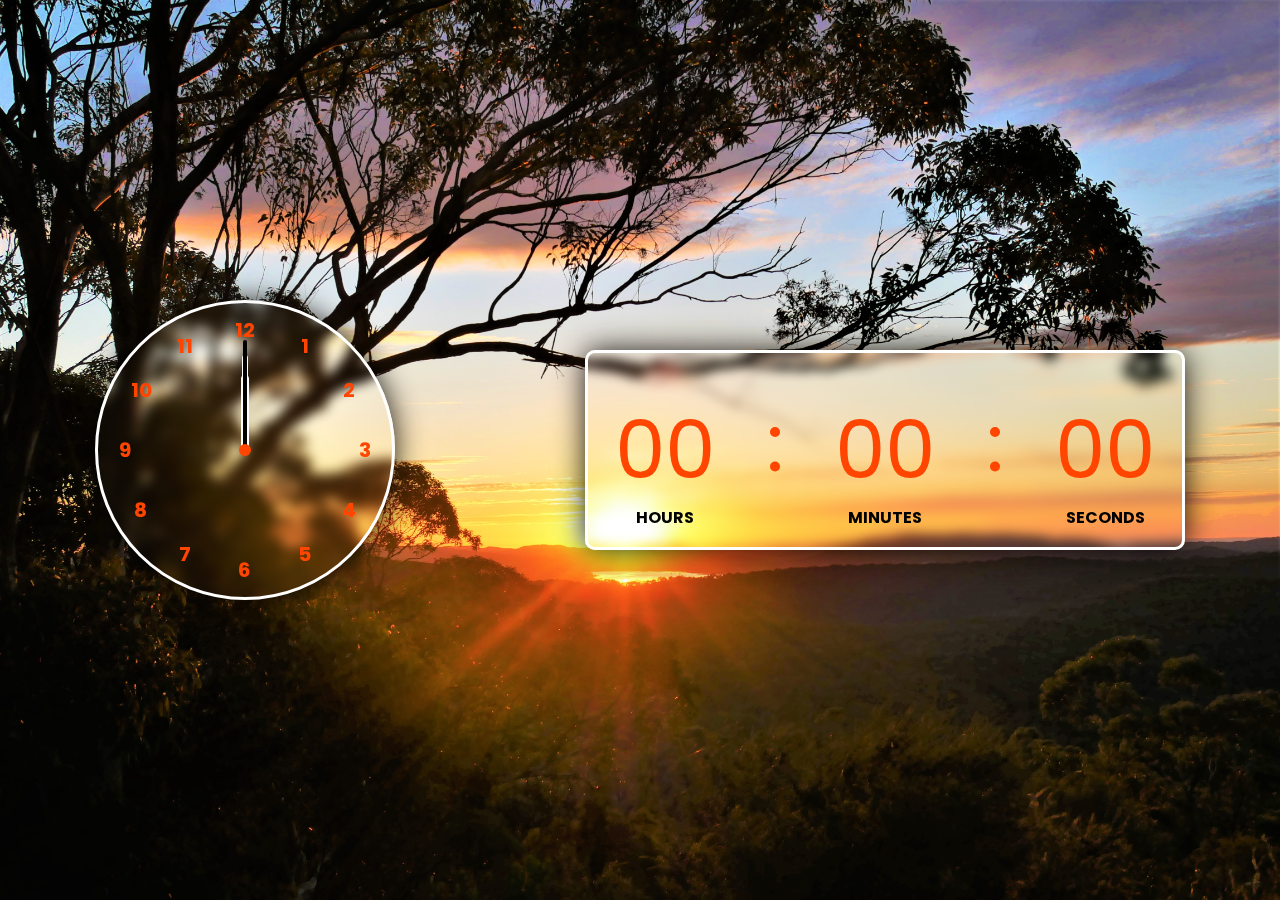
<file: Project 1/index.html>
<!DOCTYPE html>
<html lang="en">
<head>
    <meta charset="UTF-8">
    <meta name="viewport" content="width=device-width, initial-scale=1.0">
    <title>Analog Clock</title>
    <link rel="stylesheet" href="style.css">
</head>
<body>
    <div class="container">
        <div class="clock">
            <div style="--clr:#ffffff; --h:75px; --w:8px;" class="hand" id="hour"><i></i></div>
            <div style="--clr:#ffffff; --h:95px; --w:6px;" class="hand" id="min"><i></i></div>
            <div style="--clr:#000000; --h:110px; --w:4px;" class="hand" id="sec"><i></i></div>
            <span style="--i:1;" ><b>1</b></span>
            <span style="--i:2;" ><b>2</b></span>
            <span style="--i:3;" ><b>3</b></span>
            <span style="--i:4;" ><b>4</b></span>
            <span style="--i:5;" ><b>5</b></span>
            <span style="--i:6;" ><b>6</b></span>
            <span style="--i:7;" ><b>7</b></span>
            <span style="--i:8;" ><b>8</b></span>
            <span style="--i:9;" ><b>9</b></span>
            <span style="--i:10;" ><b>10</b></span>
            <span style="--i:11;" ><b>11</b></span>
            <span style="--i:12;" ><b>12</b></span>
        </div>
    </div>
    <div class="digi-container">
        <div class="digi-clock">
            <span id="hours">00</span>
            <span class="round">:</span>
            <span id="mins">00</span>
            <span class="round">:</span>
            <span id="secs">00</span>
        </div>
    </div>
    
    <script src="script.js"></script>
</body>
</html>
</file>
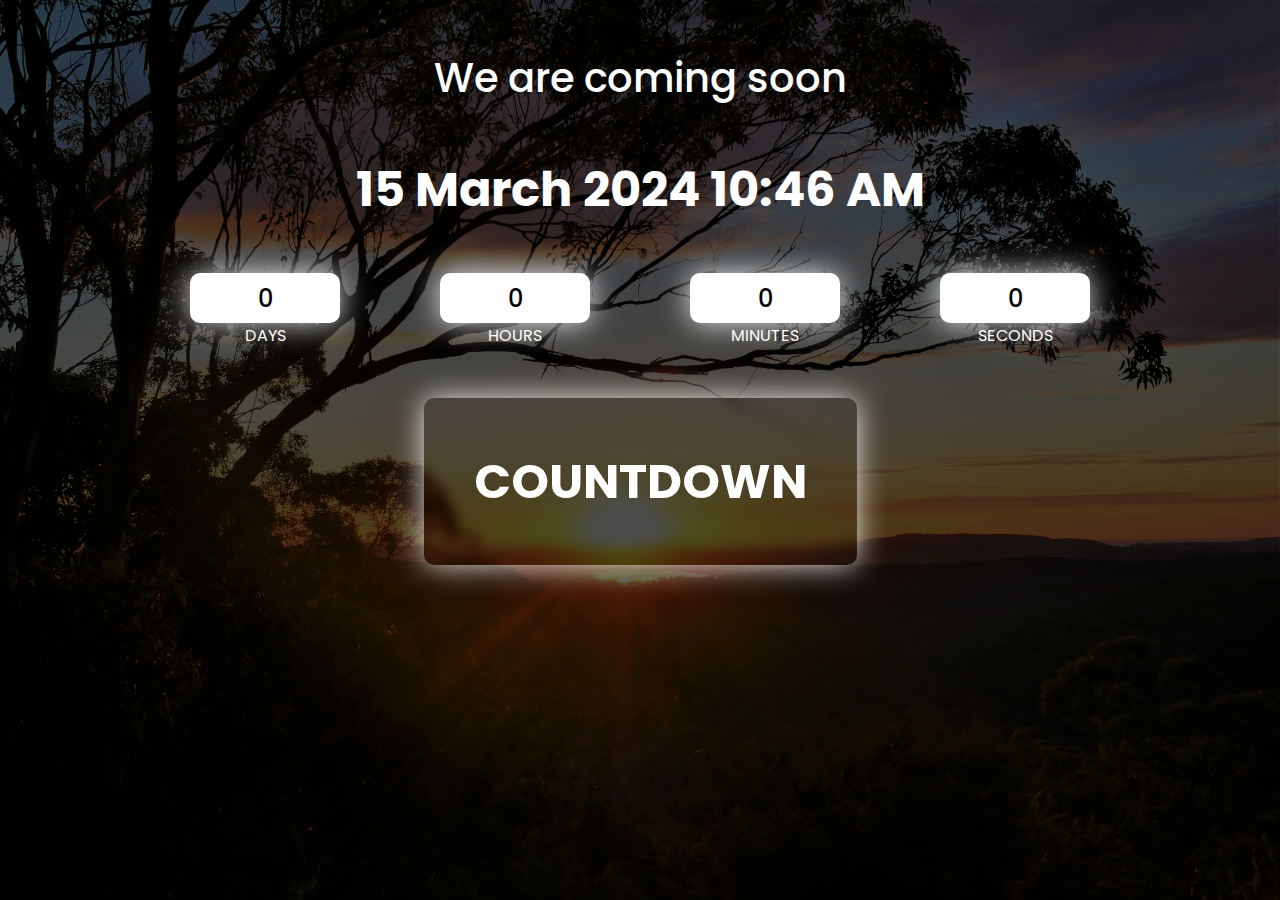
<file: Project 2/index.html>
<!DOCTYPE html>
<html lang="en">
<head>
    <meta charset="UTF-8">
    <meta name="viewport" content="width=device-width, initial-scale=1.0">
    <title>Countdown Website</title>
    <link rel="stylesheet" href="style.css">
</head>
<body>
    <div class="overlay">
        <h2>We are coming soon</h2>
        <h1 id="end-date">20 March 2022 10:20 PM</h1>
        <div class="container">
            <div>
                <input type="text" readonly value="0"> 
                <br/>
                <label for="">DAYS</label>
            </div>
            <div>
                <input type="text" readonly value="0">
                <br/>
                <label for="">HOURS</label>
            </div>
            <div>
                <input type="text" readonly value="0">
                <br/>
                <label for="">MINUTES</label>
            </div>
            <div>
                <input type="text" readonly value="0">
                <br/>
                <label for="">SECONDS</label>
            </div>
        </div>
        <span id="show">Countdown</span>
    </div>
    <script src="script.js"></script>
</body>
</html>
</file>
<file: Project 1/style.css>
@import url('https://fonts.googleapis.com/css2?family=Poppins:ital,wght@0,100;0,200;0,300;0,400;0,500;0,600;0,700;0,800;0,900;1,100;1,200;1,300;1,400;1,500;1,600;1,700;1,800;1,900&display=swap');
*{
    margin: 0;
    padding: 0;
    box-sizing: border-box;
    color: orangered;
    font-family:  'Poppins' , sans-serif;
}
body {
    height: 100vh;
    background-image: url("image/image1.jpg");
    background-size: cover;
    display: flex;
    justify-content: space-around;
    align-items: center;
}
.container{
    position: relative;
}
.clock{
    width: 300px;
    height: 300px;
    backdrop-filter: blur(6px);
    border-radius: 50%;
    border: 3px solid #ffffff;
    box-shadow: 0px 0px 30px rgba(0,0,0,0.9);
    display: flex;
    justify-content: center;
    align-items: center;
}
.clock span{
    position: absolute;
    transform: rotate(calc(30deg * var(--i)));
    inset: 12px;
    text-align: center;
}
.clock span b{
    transform: rotate(calc(-30deg * var(--i)));
    display: inline-block;
    font-size: 20px;
}
.clock::before{
    content: '';
    position: absolute;
    width: 12px;
    height: 12px;
    border-radius: 50%;
    background-color: orangered;
    z-index: 2;
}
.hand{
    position: absolute;
    display: flex;
    justify-content: center;
    align-items: flex-end;
}
.hand i{
    position: absolute;
    background-color: var(--clr);
    width: var(--w);
    height: var(--h);
    border-radius: 8px;
}
.digi-container{
    width: 600px;
    height: 200px;
    backdrop-filter: blur(6px);
    border-radius: 10px;
    border: 3px solid #ffffff;
    box-shadow: 0px 0px 30px rgba(0,0,0,0.9);
}
.digi-clock{
    width: 100%;
    height: 100%;
    border-radius: 10px;
    display: flex;
    align-items: center;
    justify-content: center;
}
.digi-clock span{
    font-size: 80px;
    width: 110px;
    display: inline-block;
    text-align: center;
    position: relative;
}
.digi-clock span::after{
    font-size: 16px;
    font-weight: bold;
    color: black;
    position: absolute;
    bottom: -20px;
    left: 50%;
    transform: translateX(-50%);
    text-transform: uppercase;
}
#hours::after{
    content: 'Hours';
}
#mins::after{
    content: 'Minutes';
}
#secs::after{
    content: 'Seconds';
}
.digi-clock .round{
    padding-bottom: 15px;
}
</file>
<file: Project 2/style.css>
@import url('https://fonts.googleapis.com/css2?family=Poppins:ital,wght@0,100;0,200;0,300;0,400;0,500;0,600;0,700;0,800;0,900;1,100;1,200;1,300;1,400;1,500;1,600;1,700;1,800;1,900&display=swap');
*{
    margin: 0;
    padding: 0;
    box-sizing: border-box;
    font-family:  'Poppins' , sans-serif;
}
body{
    height: 100vh;
    background-image: url("/Project 1/image/image1.jpg");
    background-size: cover;
    background-repeat: no-repeat;
    color: white;
}
.overlay{
    height: 100%;
    width: 100%;
    background-color: rgba(0,0,0,0.7);
    display: flex;
    flex-direction: column;
    align-items: center;
    gap: 50px;
}
body h2{
    margin-top: 50px;
    font-size: 2.5rem;
    line-height: 1.4;
    font-weight: 500;
}
body h1{
    font-size: 3rem;
    line-height: 1.4;
    font-weight: 700;
}
.container{
    width: 1000px;
    display: flex;
    justify-content: center;
}
.container div{
    width: 250px;
    text-align: center;
}
input{
    border: none;
    height: 50px;
    width: 60%;
    border-radius: 10px;
    box-shadow: 0px 0px 30px rgba(255,255,255,0.9);
    text-align: center;
    font-size: 1.5rem;
    font-weight: 500;
}
span{
    font-size: 3rem;
    line-height: 1.4;
    font-weight: 700;
    padding: 50px;
    backdrop-filter: blur(6px);
    border-radius: 10px;
    box-shadow: 0px 0px 30px rgba(255,255,255,0.9);
    text-transform: uppercase;
}
</file>
